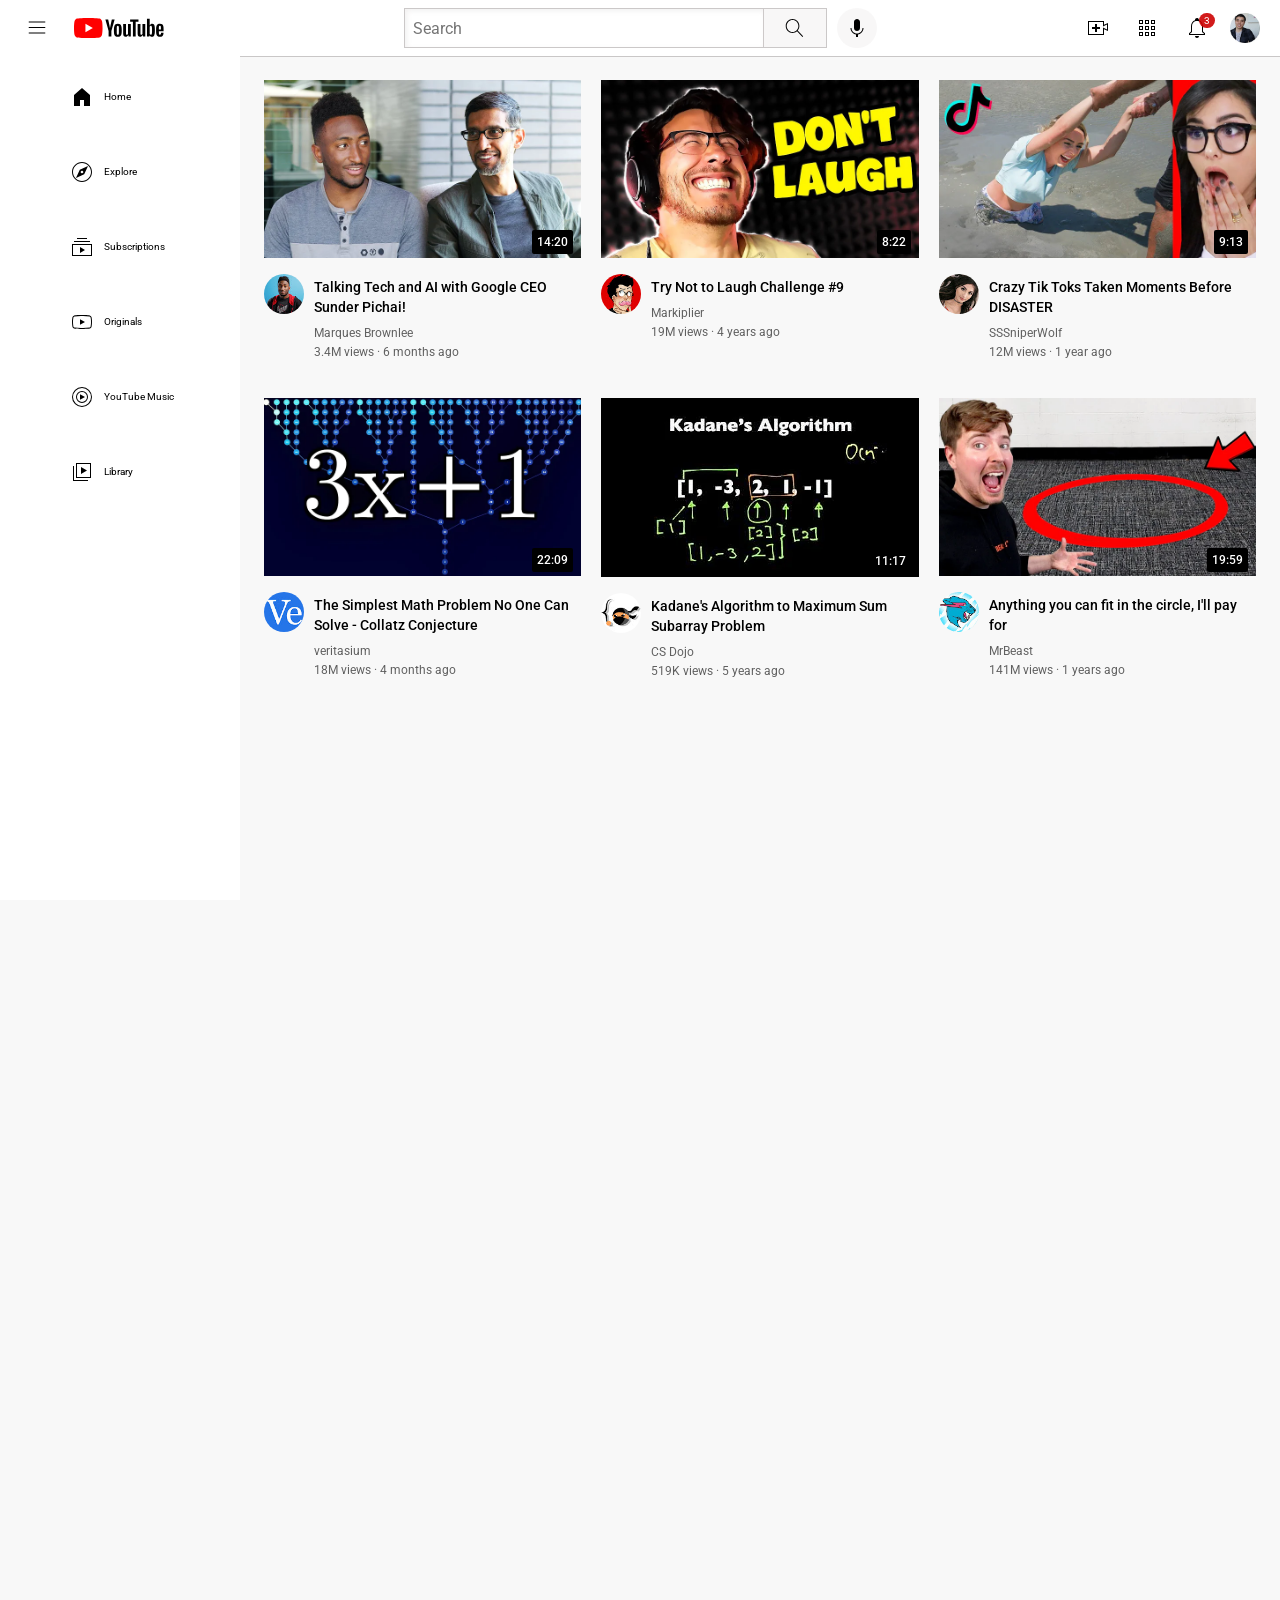
<file: index.html>
<!doctype html>
<html lang="en">
  <head>
    <meta charset="UTF-8" />
    <meta name="viewport" content="width=device-width, initial-scale=1.0" />
    <title>YouTube Clone</title>
    <link rel="preconnect" href="https://fonts.googleapis.com" />
    <link rel="preconnect" href="https://fonts.gstatic.com" crossorigin />
    <link
      href="https://fonts.googleapis.com/css2?family=Roboto:ital,wght@0,100..900;1,100..900&display=swap"
      rel="stylesheet"
    />
    <link rel="stylesheet" href="./styles/video.css" />
    <link rel="stylesheet" href="./styles/general.css" />
    <link rel="stylesheet" href="./styles/header.css" />
    <link rel="stylesheet" href="./styles/side-bar.css" />
  </head>
  <body>
    <!-- HEADER ZONE -->
    <header class="header">
      <div class="left-section">
        <button class="hamburger-menu">
          <img
            class="hamburger-menu-icon"
            src="./Icons/hamburger-menu.svg"
            alt="hamburger menu icon"
          />
        </button>
        <div class="youtube-logo">
          <a target="_blank" href="https://www.youtube.com/"
            ><img
              class="youtube-logo-icon"
              src="./Icons/youtube-logo.svg"
              alt="YouTube logo icon"
          /></a>
        </div>
      </div>
      <form class="middle-section" role="search">
        <div class="search-bar">
          <input class="search-input" type="search" placeholder="Search" />
        </div>
        <button type="submit" class="youtube-search">
          <img
            class="youtube-search-icon"
            src="./Icons/search.svg"
            alt="YouTube Search Icon"
          />
          <div class="tool-tip">Search</div>
        </button>
        <button type="button" class="youtube-voice-search">
          <img
            class="voice-search-icon"
            src="./Icons/voice-search-icon.svg"
            alt="Voice Search Icon"
          />
          <div class="tool-tip">Search with your voice</div>
        </button>
      </form>

      <div class="right-section">
        <button class="youtube-upload" aria-label="Create">
          <img
            class="youtube-upload-icon"
            src="./Icons/upload.svg"
            alt="Youtube Upload Icon"
          />
          <div class="tool-tip">Create</div>
        </button>
        <button class="youtube-apps" aria-label="YouTube Apps">
          <img
            class="youtube-apps-icon"
            src="./Icons/youtube-apps.svg"
            alt="Youtube Apps Icon"
          />
          <div class="tool-tip">YouTube apps</div>
        </button>
        <button class="youtube-notifications" aria-label="Notification">
          <img
            class="youtube-notification-icon"
            src="./Icons/notifications.svg"
            alt="Youtube Upload Icon"
          />
          <div class="notifications-count">3</div>
          <div class="tool-tip">Notifications</div>
        </button>
        <a
          href="#my-channel"
          class="my-youtube-channel"
          aria-label="My Channel"
        >
          <img
            class="my-youtube-channel-icon"
            src="./Images/Channels images/my-channel.jpeg"
            alt="Youtube Channel Icon"
          />
        </a>
      </div>
    </header>

    <!-- NAVIGATION ZONE -->
    <nav class="side-bar" aria-label="Main Navigation">
      <ul class="nav-bullet-point">
        <li>
          <a href="#" class="side-bar-link">
            <img src="./Icons/home.svg" alt="" />
            <div class="icon-text">Home</div>
          </a>
        </li>
        <li>
          <a href="#" class="side-bar-link">
            <img src="./Icons/explore.svg" alt="" />
            <div class="icon-text">Explore</div>
          </a>
        </li>
        <li>
          <a href="#" class="side-bar-link">
            <img src="./Icons/subscriptions.svg" alt="" />
            <div class="icon-text">Subscriptions</div>
          </a>
        </li>

        <li>
          <a href="#" class="side-bar-link">
            <img src="./Icons/originals.svg" alt="" />
            <div class="icon-text">Originals</div>
          </a>
        </li>
        <li>
          <a href="#" class="side-bar-link">
            <img src="./Icons/youtube-music.svg" alt="" />
            <div class="icon-text">YouTube Music</div>
          </a>
        </li>

        <li>
          <a href="#" class="side-bar-link">
            <img src="./Icons/library.svg" alt="" />
            <div class="icon-text">Library</div>
          </a>
        </li>
      </ul>
    </nav>

    <main class="video-grid">
      <article class="video-card">
        <div class="thumbnail-container">
          <a href="https://www.youtube.com/watch?v=n2RNcPRtAiY"
            ><img
              class="thumbnail"
              src="./Images/Thumbnails images/thumbnail-1.webp"
              alt="Marques Brownlee sitting in a studio interviewing Sundar Pichai"
          /></a>

          <span class="video-time">14:20</span>
        </div>
        <div class="video-info-grid">
          <div class="channel-picture">
            <a target="_blank" href="https://www.youtube.com/c/mkbhd">
              <div class="channel-tool-tip">
                <img
                  class="profile-picture"
                  src="./Images/Channels images/channel-1.jpeg"
                  alt="Marques Brownlee Channel Photo "
                />
                <div class="channel-tool-tip-hover">
                  <div class="hover-channel-picture">
                    <img
                      src="./Images/Channels images/channel-1.jpeg"
                      alt="Marques Brownlee Channel hover Photo"
                    />
                  </div>
                  <div class="hover-channel-video-info">
                    <p class="hover-channel-name">Marques Brownlee</p>
                    <p class="hover-channel-subscribers">30M subscribers</p>
                  </div>
                </div>
              </div>
            </a>
          </div>

          <div class="video-info">
            <h3 class="video-title">
              Talking Tech and AI with Google CEO Sunder Pichai!
            </h3>
            <p class="channel-name">Marques Brownlee</p>
            <p class="video-stats">3.4M views &middot; 6 months ago</p>
          </div>
        </div>
      </article>

      <article class="video-card">
        <div class="thumbnail-container">
          <a href="https://www.youtube.com/watch?v=mP0RAo9SKZk"
            ><img
              class="thumbnail"
              src="./Images/Thumbnails images/Thumbnail-2.webp"
              alt="Close-up of Markiplier making a funny, strained face during a challenge"
          /></a>

          <div class="video-time">8:22</div>
        </div>
        <div class="video-info-grid">
          <div class="channel-picture">
            <a href="https://www.youtube.com/c/markiplier"
              ><img
                class="profile-picture"
                src="./Images/Channels images/channel-2.jpeg"
                alt="Markiplier Channel Photo "
            /></a>
          </div>
          <div class="video-info">
            <h3 class="video-title">Try Not to Laugh Challenge #9</h3>
            <p class="channel-name">Markiplier</p>
            <p class="video-stats">19M views &middot; 4 years ago</p>
          </div>
        </div>
      </article>

      <article class="video-card">
        <div class="thumbnail-container">
          <a href="https://www.youtube.com/watch?v=FgjPQQeTh1w"
            ><img
              class="thumbnail"
              src="./Images/Thumbnails images/thumbnail-3.webp"
              alt="Split screen showing a shocked reaction on one side and a wild TikTok cooking disaster on the other"
          /></a>

          <div class="video-time">9:13</div>
        </div>
        <div class="video-info-grid">
          <div class="channel-picture">
            <a href="https://www.youtube.com/user/SSSniperWolf"
              ><img
                class="profile-picture"
                src="./Images/Channels images/channel-3.jpeg"
                alt="SSSniperWolf Channel Photo "
            /></a>
          </div>
          <div class="video-info">
            <h3 class="video-title">
              Crazy Tik Toks Taken Moments Before DISASTER
            </h3>
            <p class="channel-name">SSSniperWolf</p>
            <p class="video-stats">12M views &middot; 1 year ago</p>
          </div>
        </div>
      </article>

      <article class="video-card">
        <div class="thumbnail-container">
          <a href="https://www.youtube.com/watch?v=094y1Z2wpJg"
            ><img
              class="thumbnail"
              src="./Images/Thumbnails images/thumbnail-4.webp"
              alt="A large chalkboard filled with complex math formulas and a title reading Collatz Conjecture"
          /></a>

          <div class="video-time">22:09</div>
        </div>
        <div class="video-info-grid">
          <div class="channel-picture">
            <a href="https://www.youtube.com/c/veritasium"
              ><img
                class="profile-picture"
                src="./Images/Channels images/channel-4.jpeg"
                alt="veritasium Channel Photo "
            /></a>
          </div>
          <div class="video-info">
            <h3 class="video-title">
              The Simplest Math Problem No One Can Solve - Collatz Conjecture
            </h3>
            <p class="channel-name">veritasium</p>
            <p class="video-stats">18M views &middot; 4 months ago</p>
          </div>
        </div>
      </article>

      <article class="video-card">
        <div class="thumbnail-container">
          <a href="https://www.youtube.com/watch?v=86CQq3pKSUw"
            ><img
              class="thumbnail"
              src="./Images/Thumbnails images/thumbnail-5.webp"
              alt="Programming IDE screen showing an array block and data structures layout for Kadane's Algorithm"
          /></a>

          <div class="video-time">11:17</div>
        </div>
        <div class="video-info-grid">
          <div class="channel-picture">
            <a href="https://www.youtube.com/c/CSDojo"
              ><img
                class="profile-picture"
                src="./Images/Channels images/channel-5.jpeg"
                alt="CS Dojo Channel Photo "
            /></a>
          </div>
          <div class="video-info">
            <h3 class="video-title">
              Kadane's Algorithm to Maximum Sum Subarray Problem
            </h3>
            <p class="channel-name">CS Dojo</p>
            <p class="video-stats">519K views &middot; 5 years ago</p>
          </div>
        </div>
      </article>

      <article class="video-card">
        <div class="thumbnail-container">
          <a href="https://www.youtube.com/watch?v=yXWw0_UfSFg"
            ><img
              class="thumbnail"
              src="./Images/Thumbnails images/thumbnail-6.webp"
              alt="MrBeast standing outdoors in front of a giant red line drawn in a circle on the ground filled with target electronics"
          /></a>

          <div class="video-time">19:59</div>
        </div>
        <div class="video-info-grid">
          <div class="channel-picture">
            <a href="https://www.youtube.com/channel/UCX6OQ3DkcsbYNE6H8uQQuVA"
              ><img
                class="profile-picture"
                src="./Images/Channels images/channel-6.jpeg"
                alt="MrBeast Channel Photo "
            /></a>
          </div>
          <div class="video-info">
            <h3 class="video-title">
              Anything you can fit in the circle, I'll pay for
            </h3>
            <p class="channel-name">MrBeast</p>
            <p class="video-stats">141M views &middot; 1 years ago</p>
          </div>
        </div>
      </article>
    </main>
  </body>
</html>
</file>
<file: styles/video.css>
.video-grid {
  display: grid;
  grid-template-columns: 1fr 1fr 1fr;
  column-gap: 20px;
  row-gap: 40px;
}

@media (max-width: 450px) {
  .video-grid {
    grid-template-columns: 1fr;
  }
}

@media (min-width: 450.1px) and (max-width: 750px) {
  .video-grid {
    grid-template-columns: 1fr 1fr;
  }
}

@media (min-width: 750.1px) and (max-width: 1000px) {
  .video-grid {
    grid-template-columns: 1fr 1fr 1fr;
    line-height: 24px;
  }
}

.thumbnail-container {
  position: relative;
}

.thumbnail {
  width: 100%;
}

.video-time {
  background-color: black;
  color: white;
  font-family: roboto, arial;
  font-size: 12px;
  font-weight: 500;
  padding: 5px 5px;
  border-radius: 2px;

  position: absolute;
  bottom: 8px;
  right: 8px;
}

.video-info-grid {
  display: grid;
  grid-template-columns: 50px 1fr;
}

.channel-picture {
  /* display: inline-block; */
  /* vertical-align: top; */
  width: 50px;
}

.channel-picture a .channel-tool-tip {
  position: relative;
}

.channel-tool-tip-hover {
  position: absolute;
  top: 60px;
  left: 5px;
  width: 200px;
  height: 80px;
  background-color: white;
  border-radius: 10px;
  box-shadow: 2px 2px 10px black;

  display: flex;
  gap: 10px;
  opacity: 0;
  transition: opacity 0.15s;
  pointer-events: none;
}

.channel-picture:hover a .channel-tool-tip-hover {
  opacity: 1;
}

.channel-tool-tip-hover .hover-channel-picture {
  display: flex;
  flex-direction: column;
  justify-content: center;
  margin-left: 8px;
}

.hover-channel-name {
  font-weight: 600;
  font-size: 14px;
}

.hover-channel-subscribers {
  font-size: 12px;
  color: gray;
}

.hover-channel-picture img {
  width: 50px;
  border-radius: 25px;
}

.profile-picture {
  width: 80%;
  border-radius: 50px;
  margin-top: 12px;
}

.video-info {
  /* display: grid; */
  font-size: 12px;
  /* display: inline-block; */
  /* vertical-align: top; */
  /* margin-left: 10px; */
  line-height: 20px;
}

.channel-picture a .hover-channel-video-info {
  display: flex;
  flex-direction: column;
  justify-content: center;
  color: black;
}

.video-title {
  /* width: 100%; */
  /* display: inline-block; */
  margin-top: 15px;
  margin-bottom: 10px;
  font-weight: 500;
}

.channel-name,
.video-stats {
  /* display: inline-block; */
  font-size: 12px;
  line-height: 12px;
  color: rgb(96, 96, 96);
}

.channel-name {
  margin-top: 10px;
  margin-bottom: 7px;
  /* vertical-align: bottom; */
}
</file>
<file: styles/general.css>
* {
  margin: 0;
  font-family: "Roboto", sans-serif;
}

body {
  padding-bottom: 1000px;
  padding-top: 80px;
  padding-left: 96px;
  padding-right: 24px;
  background-color: rgb(248, 248, 248);
}

@media (min-width: 1000.1px) {
  body {
    margin-left: 168px;
  }
}
</file>
<file: styles/header.css>
.header {
  display: flex;
  flex-direction: row;
  justify-content: space-between;
  align-items: center;
  border-bottom: 1px solid rgb(201, 199, 199);

  height: 56px;
  margin-bottom: 20px;
  position: fixed;
  top: 0;
  left: 0;
  right: 0;
  background-color: white;
  z-index: 100;
}

.left-section {
  width: 200px;
  /* background-color: lightblue; */
  /* margin-right: 40px; */

  display: flex;
  flex-direction: row;
  align-items: center;
}

.hamburger-menu {
  height: 24px;
  margin-left: 20px;
  margin-right: 20px;
  cursor: pointer;
  border: none;
  background-color: white;
}

.hamburger-menu-icon {
  height: 100%;
}

.youtube-logo {
  height: 20px;
  cursor: pointer;
}

.youtube-logo-icon {
  height: 100%;
}

.middle-section {
  flex: 1;
  /* background-color: lightpink; */
  /* margin-right: 30px; */
  /* max-width: 300px; */
  width: 0;
  display: flex;
  flex-direction: row;
  justify-content: center;
  align-items: center;
}

.search-bar {
  height: 40px;
  width: 360px;
  /* display: flex; */
  /* align-items: center; */
}

.search-input {
  height: 100%;
  width: 100%;
  padding: 10px 8px;
  border: 1px solid #cbc8c8;
  box-shadow: inset 2px 2px 5px #cbc8c842;
  font-size: 16px;
}

.youtube-search {
  margin-left: -1px;
  height: 40px;
  width: 64px;
  border: 1px solid #cbc8c8;
  border-left: none;
  /* padding: 4px 0; */

  background-color: #d1cece2a;

  cursor: pointer;
}

.youtube-search,
.youtube-voice-search,
.youtube-upload,
.youtube-apps,
.youtube-notifications {
  position: relative;
  display: flex;
  justify-content: center;
  align-items: center;
}
.youtube-search-icon {
  height: 65%;
  width: 100%;

  /* background-color: #cbc8c842; */
  /* background-size: contain; */
}

.youtube-search .tool-tip,
.youtube-voice-search .tool-tip,
.youtube-upload .tool-tip,
.youtube-apps .tool-tip,
.youtube-notifications .tool-tip {
  position: absolute;
  bottom: -32px;
  background-color: rgb(153, 153, 153);
  color: white;
  font-size: 14px;
  padding: 3px 11px;
  border-radius: 3px;
  opacity: 0;
  transition: opacity 0.15s;
  pointer-events: none;
  white-space: nowrap;
}

.youtube-search:hover .tool-tip,
.youtube-voice-search:hover .tool-tip,
.youtube-upload:hover .tool-tip,
.youtube-apps:hover .tool-tip,
.youtube-notifications:hover .tool-tip {
  opacity: 1;
}

.youtube-voice-search {
  height: 40px;
  margin-left: 10px;
  background-color: #d1cece2a;
  padding: 8px;
  border-radius: 25px;
  border: none;
}

.voice-search-icon {
  height: 100%;
  cursor: pointer;
}

.right-section {
  width: 200px;
  /* background-color: lightblue; */

  display: flex;
  justify-content: space-between;
  align-items: center;
  flex-shrink: 0;
}

.youtube-upload {
  height: 26px;
  /* margin-left: 20px; */
  cursor: pointer;
  border: none;
  background-color: white;
}

.youtube-upload-icon {
  height: 100%;
}

.youtube-apps {
  height: 26px;
  cursor: pointer;
  border: none;
  background-color: white;
}

.youtube-apps-icon {
  height: 100%;
}

.youtube-notifications {
  height: 26px;
  position: relative;
  cursor: pointer;
  border: none;
  background-color: white;
  padding-right: 8px;
}

.youtube-notification-icon {
  height: 100%;
}

.notifications-count {
  position: absolute;
  top: -2px;
  right: 2px;
  background-color: rgba(205, 2, 2, 0.902);
  color: white;
  padding: 2px 5px;
  font-size: 10px;
  border-radius: 15px;
}

.my-youtube-channel {
  height: 30px;
  margin-right: 20px;
  cursor: pointer;
}

.my-youtube-channel-icon {
  height: 100%;
  /* object-fit: cover; */
}
</file>
<file: styles/side-bar.css>
@media (max-width: 1000px) {
  .side-bar {
    position: fixed;
    left: 0;
    bottom: 0;
    top: 56px;
    background-color: rgba(255, 255, 255);
    width: 72px;
    padding-top: 3px;
    z-index: 200;
  }

  .side-bar-link {
    height: 75px;
    display: flex;
    flex-direction: column;
    justify-content: center;
    align-items: center;

    font-size: 10px;
    cursor: pointer;
    text-decoration: none;
    color: black;
  }

  .side-bar-link img {
    height: 24px;
    padding-bottom: 6px;
  }

  .nav-bullet-point {
    list-style-type: none;
    display: flex;
    flex-direction: column;
    justify-content: center;
    align-items: center;
    padding: 0;
  }
}

@media (min-width: 1000.1px) {
  .side-bar {
    position: fixed;
    left: 0;
    bottom: 0;
    top: 56px;
    background-color: rgba(255, 255, 255);
    width: 240px;
    padding-top: 3px;
    z-index: 200;
  }

  .side-bar-link {
    height: 75px;
    display: flex;
    flex-direction: row;
    justify-content: start;
    align-items: center;

    font-size: 10px;
    cursor: pointer;
    padding-left: 30px;
    text-decoration: none;
    color: black;
  }

  .side-bar-link img {
    height: 24px;
  }

  .side-bar-link .icon-text {
    padding-left: 10px;
  }

  .nav-bullet-point {
    list-style-type: none;
  }
}
</file>
